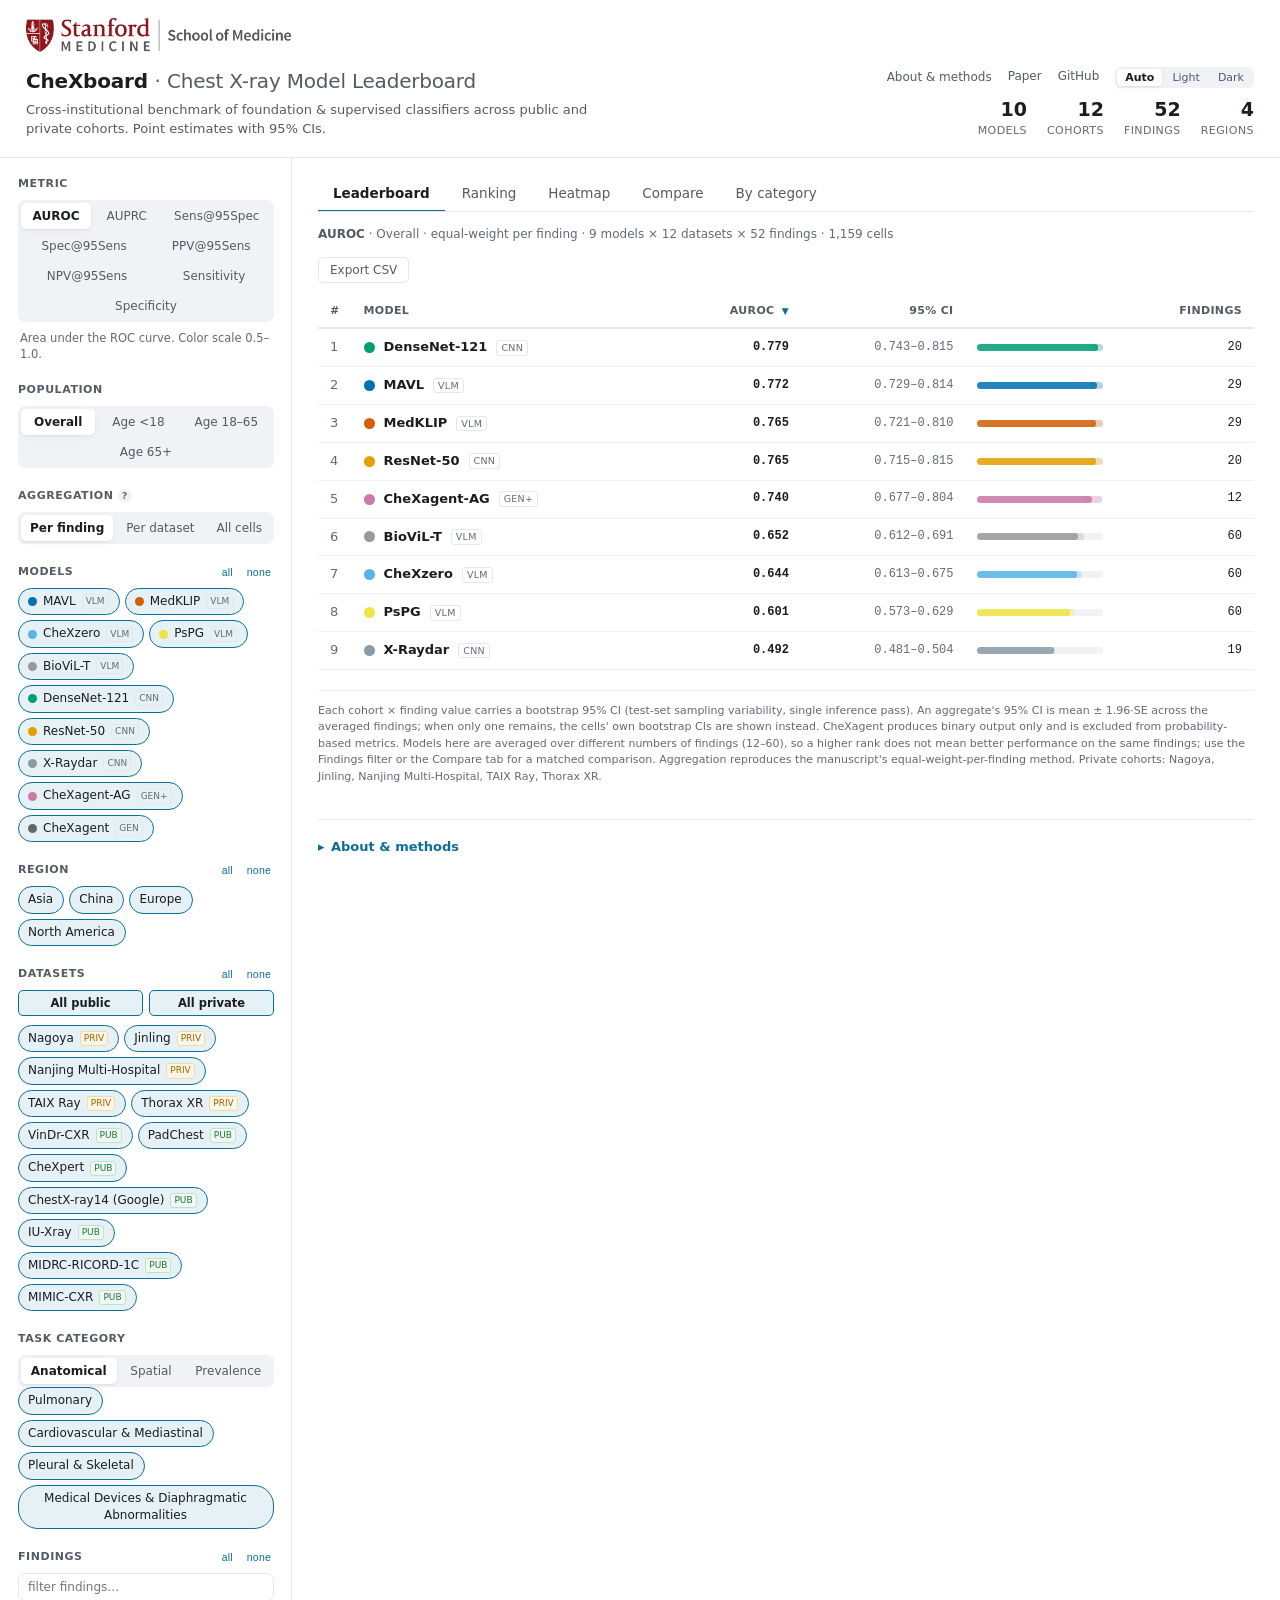
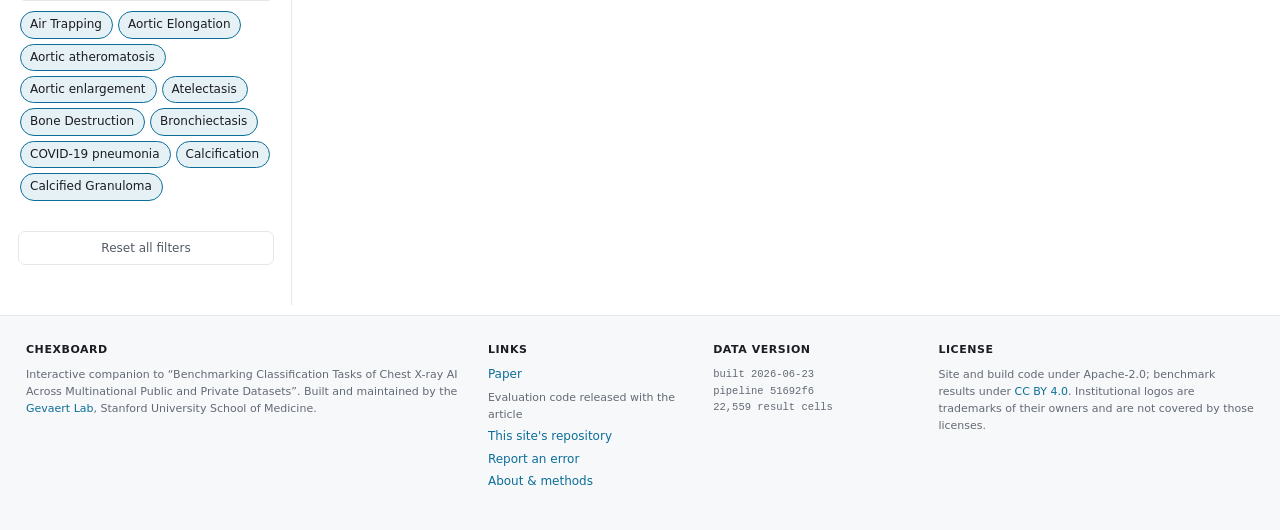
<file: site/index.html>
<!DOCTYPE html>
<html lang="en">
<head>
<meta charset="utf-8" />
<meta name="viewport" content="width=device-width, initial-scale=1" />
<title>CheXboard — Chest X-ray Model Leaderboard</title>
<meta name="description" content="An interactive leaderboard of chest X-ray AI models evaluated on 12 public and private cohorts across 4 world regions. Compare AUROC, AUPRC and operating-point metrics per finding, cohort and age band, with 95% confidence intervals." />
<meta name="author" content="Gevaert Lab, Stanford University School of Medicine" />
<meta name="color-scheme" content="light dark" />
<meta name="theme-color" content="#0b6e99" media="(prefers-color-scheme: light)" />
<meta name="theme-color" content="#141619" media="(prefers-color-scheme: dark)" />
<link rel="canonical" href="https://gevaertlab.github.io/chexboard-cxr-leaderboard/" />

<!-- social preview -->
<meta property="og:type" content="website" />
<meta property="og:site_name" content="CheXboard" />
<meta property="og:title" content="CheXboard — Chest X-ray Model Leaderboard" />
<meta property="og:description" content="Ten chest X-ray AI models, twelve public and private cohorts, four world regions — compared per finding with 95% CIs." />
<meta property="og:url" content="https://gevaertlab.github.io/chexboard-cxr-leaderboard/" />
<meta property="og:image" content="https://gevaertlab.github.io/chexboard-cxr-leaderboard/assets/og-image.png" />
<meta property="og:image:width" content="1200" />
<meta property="og:image:height" content="630" />
<meta name="twitter:card" content="summary_large_image" />
<meta name="twitter:title" content="CheXboard — Chest X-ray Model Leaderboard" />
<meta name="twitter:description" content="Ten chest X-ray AI models, twelve public and private cohorts, four world regions — compared per finding with 95% CIs." />
<meta name="twitter:image" content="https://gevaertlab.github.io/chexboard-cxr-leaderboard/assets/og-image.png" />

<link rel="icon" href="favicon.svg" type="image/svg+xml" />
<link rel="alternate icon" href="favicon.png" type="image/png" />
<link rel="apple-touch-icon" href="apple-touch-icon.png" />

<link rel="stylesheet" href="style.css" />
<!-- sets data-theme before first paint, so a dark visitor never sees a light flash -->
<script src="theme.js"></script>
<!-- without JS the app never boots, so don't leave a spinner turning forever -->
<noscript><style>.boot { display: none; }</style></noscript>
<script src="vendor/plotly.min.js"></script>
</head>
<body>
<a class="skip-link" href="#main">Skip to leaderboard</a>
<header class="topbar">
  <div class="topbar-inner">
    <div class="brand">
      <a class="brand-logo" href="https://med.stanford.edu/" target="_blank" rel="noopener">
        <img src="assets/som_horiz.png" alt="Stanford University School of Medicine" />
      </a>
      <h1>CheXboard <span class="h1-sub">Chest&nbsp;X-ray Model Leaderboard</span></h1>
      <p class="subtitle">Cross-institutional benchmark of foundation &amp; supervised classifiers across
        public and private cohorts. Point estimates with 95% CIs.</p>
    </div>
    <div class="brand-side">
      <nav class="topnav" id="topnav" aria-label="Site links"><!-- links injected --></nav>
      <div class="brand-meta" id="brand-meta"><!-- counts injected --></div>
    </div>
  </div>
</header>

<noscript>
  <p class="banner">This leaderboard is an interactive application and needs JavaScript enabled.
    The underlying numbers are also available as plain JSON in
    <code>data/leaderboard.json</code> and <code>data/meta.json</code>.</p>
</noscript>

<div class="boot" id="boot" role="status" aria-live="polite">
  <div class="boot-spin" aria-hidden="true"></div>
  <p class="boot-msg" id="boot-msg">Loading benchmark data…</p>
</div>

<div class="layout hidden" id="layout">
  <!-- ───────────────────────── control panel ───────────────────────── -->
  <aside class="sidebar" id="sidebar">
    <div class="sidebar-inner">

      <section class="ctl">
        <span class="ctl-h" role="heading" aria-level="2">Metric</span>
        <div class="seg" id="metric-seg"></div>
        <p class="metric-desc" id="metric-desc"></p>
      </section>

      <section class="ctl">
        <span class="ctl-h" role="heading" aria-level="2">Population</span>
        <div class="seg" id="stratum-seg"></div>
      </section>

      <section class="ctl">
        <span class="ctl-h" role="heading" aria-level="2">Aggregation
          <span class="info" tabindex="0" role="img" title="How per-(dataset,pathology) cells are pooled into one number per model." aria-label="How per-(dataset,pathology) cells are pooled into one number per model.">?</span>
        </span>
        <div class="seg" id="agg-seg"></div>
      </section>

      <section class="ctl">
        <div class="ctl-h-row">
          <span class="ctl-h" role="heading" aria-level="2">Models</span>
          <button type="button" class="mini" data-all="models">all</button>
          <button type="button" class="mini" data-none="models">none</button>
        </div>
        <div class="chips" id="models-chips"></div>
      </section>

      <section class="ctl">
        <div class="ctl-h-row">
          <span class="ctl-h" role="heading" aria-level="2">Region</span>
          <button type="button" class="mini" data-all="regions">all</button>
          <button type="button" class="mini" data-none="regions">none</button>
        </div>
        <div class="chips" id="regions-chips"></div>
      </section>

      <section class="ctl">
        <div class="ctl-h-row">
          <span class="ctl-h" role="heading" aria-level="2">Datasets</span>
          <button type="button" class="mini" data-all="datasets">all</button>
          <button type="button" class="mini" data-none="datasets">none</button>
        </div>
        <div class="scope-toggles" id="scope-toggles">
          <button type="button" class="scope-btn" data-scope="Public">All public</button>
          <button type="button" class="scope-btn" data-scope="Private">All private</button>
        </div>
        <div class="chips" id="datasets-chips"></div>
      </section>

      <section class="ctl">
        <span class="ctl-h" role="heading" aria-level="2">Task category</span>
        <div class="seg seg-sm" id="scheme-seg"></div>
        <div class="chips" id="categories-chips"></div>
      </section>

      <section class="ctl">
        <div class="ctl-h-row">
          <span class="ctl-h" role="heading" aria-level="2">Findings</span>
          <button type="button" class="mini" data-all="tasks">all</button>
          <button type="button" class="mini" data-none="tasks">none</button>
        </div>
        <input type="search" id="task-search" class="search" aria-label="Filter findings" placeholder="filter findings…" />
        <div class="chips chips-scroll" id="tasks-chips"></div>
      </section>

      <button type="button" class="reset" id="reset-btn">Reset all filters</button>
    </div>
  </aside>

  <!-- ───────────────────────── main ───────────────────────── -->
  <main class="main" id="main">
    <div class="tabs" id="tabs" role="tablist">
      <button type="button" class="tab active" role="tab" id="tab-table" aria-controls="panel-table" aria-selected="true" tabindex="0" data-tab="table">Leaderboard</button>
      <button type="button" class="tab" role="tab" id="tab-ranking" aria-controls="panel-ranking" aria-selected="false" tabindex="-1" data-tab="ranking">Ranking</button>
      <button type="button" class="tab" role="tab" id="tab-heatmap" aria-controls="panel-heatmap" aria-selected="false" tabindex="-1" data-tab="heatmap">Heatmap</button>
      <button type="button" class="tab" role="tab" id="tab-compare" aria-controls="panel-compare" aria-selected="false" tabindex="-1" data-tab="compare">Compare</button>
      <button type="button" class="tab" role="tab" id="tab-breakdown" aria-controls="panel-breakdown" aria-selected="false" tabindex="-1" data-tab="breakdown">By category</button>
    </div>

    <p class="viewcap" id="viewcap"></p>

    <section class="panel" id="panel-table" role="tabpanel" aria-labelledby="tab-table">
      <div class="panel-tools">
        <button type="button" class="tool" id="export-csv">Export CSV</button>
      </div>
      <div class="table-wrap"><table id="lb-table"></table></div>
    </section>

    <section class="panel hidden" id="panel-ranking" role="tabpanel" aria-labelledby="tab-ranking">
      <div id="chart-ranking" class="chart" role="img" aria-label="Ranking chart of the current selection; the Leaderboard tab lists the same numbers as a table."></div>
    </section>

    <section class="panel hidden" id="panel-heatmap" role="tabpanel" aria-labelledby="tab-heatmap">
      <div class="panel-tools">
        <label class="inline">Columns:
          <select id="heatmap-axis">
            <option value="dataset">Dataset</option>
            <option value="anatomy">Anatomy</option>
            <option value="extent">Spatial extent</option>
            <option value="prevalence">Prevalence</option>
            <option value="region">Region</option>
          </select>
        </label>
      </div>
      <div id="chart-heatmap" class="chart" role="img" aria-label="Heatmap of the current selection; the Leaderboard tab lists the same numbers as a table."></div>
    </section>

    <section class="panel hidden" id="panel-compare" role="tabpanel" aria-labelledby="tab-compare">
      <div class="panel-tools">
        <label class="inline">X: <select id="cmp-a"></select></label>
        <label class="inline">Y: <select id="cmp-b"></select></label>
        <span class="hint">Each point is one finding (mean across selected datasets).</span>
      </div>
      <div id="chart-compare" class="chart" role="img" aria-label="Scatter plot comparing two models on the current selection; the Leaderboard tab lists the same numbers as a table."></div>
    </section>

    <section class="panel hidden" id="panel-breakdown" role="tabpanel" aria-labelledby="tab-breakdown">
      <div class="panel-tools">
        <label class="inline">Group by:
          <select id="bd-scheme">
            <option value="anatomy">Anatomy</option>
            <option value="extent">Spatial extent</option>
            <option value="prevalence">Prevalence</option>
            <option value="dataset">Dataset</option>
            <option value="region">Region</option>
          </select>
        </label>
      </div>
      <div id="chart-breakdown" class="chart" role="img" aria-label="Performance by category chart of the current selection; the Leaderboard tab lists the same numbers as a table."></div>
    </section>

    <p class="footnote" id="footnote"></p>

    <!-- ───────────────────────── about & methods ───────────────────────── -->
    <details class="about" id="about">
      <summary>About &amp; methods</summary>
      <div class="about-body">

        <h3>What this is</h3>
        <p>CheXboard reports how published chest-radiograph classifiers perform when each is
          run, unmodified and without site-specific fine-tuning, over the same multinational
          collection of cohorts. Every model is evaluated on the findings it was released to
          predict; a model is scored on a cohort only where that cohort carries a label for the
          finding, so every cohort × finding score compares like with like. Models cover
          different numbers of findings, so each average is shown with the count it is taken
          over, and the Findings filter or the Compare tab gives a matched comparison.
          Numbers here are the same ones reported in the accompanying manuscript.</p>

        <h3>Models</h3>
        <div id="about-models" class="about-grid"></div>
        <p class="tiny">VLM = vision–language model · CNN = supervised convolutional classifier ·
          GEN = generative report model · GEN+ = generative model with a trained probability booster.</p>

        <h3>Cohorts</h3>
        <div id="about-datasets" class="about-grid"></div>
        <p class="tiny">Sample counts are the largest number of evaluated frontal radiographs
          carrying a usable label for any single finding in that cohort; a finding labelled in
          only part of the cohort is scored on fewer. Private cohorts contributed evaluation
          results only — no images or patient-level data are distributed by this site or its
          repository.</p>

        <h3>Metrics</h3>
        <dl id="about-metrics" class="about-dl"></dl>

        <h3>How the numbers are pooled</h3>
        <p>Each raw cell is one model × cohort × finding × metric. The default
          <b>per-finding</b> aggregation averages across cohorts within a finding first, then
          across findings — so a finding labelled in many cohorts does not outweigh a rare one,
          and this is the aggregation the manuscript's headline figures use. <b>Per dataset</b>
          reverses the order (average findings within a cohort, then cohorts), and
          <b>all cells</b> takes a plain mean, which is biased toward the largest cohorts.</p>
        <p>Confidence intervals on an aggregate are the spread across the averaged units
          (mean ± 1.96·SE) when at least two units contribute. When a filter narrows the view to a
          single unit that spread collapses to zero, so the interval falls back to the contributing
          cells' own bootstrap CIs from the summary — a filtered view still shows real uncertainty
          rather than a point.</p>

        <h3>Caveats</h3>
        <ul>
          <li><b>Binary output.</b> <span id="about-binary">CheXagent</span> emits binary labels
            only, so it appears under the Youden sensitivity and specificity metrics and is absent
            from the probability-based metrics (AUROC, AUPRC, operating-point).</li>
          <li><b>AUROC axis floor.</b> Charts start the AUROC axis at 0.5 (chance); a
            below-chance run therefore sits on the floor rather than extending below it.</li>
          <li><b>Age bands.</b> Only cohorts carrying per-image ages contribute to the
            &lt;18 / 18–65 / 65+ views, so those views cover fewer cohorts and findings than
            Overall. Two cohorts are adult-only and have no &lt;18 band.</li>
          <li><b>One inference pass.</b> Intervals describe test-set sampling variability, not
            run-to-run or seed variability; each model was run once per cohort.</li>
          <li><b>Labels are the reference, not truth.</b> Cohort labels come from each site's own
            annotation or report-extraction process and differ in definition and rigour; some
            disagreement across cohorts reflects labelling rather than model behaviour.</li>
        </ul>

        <h3>Reproducibility</h3>
        <p>The site is a pure derivative of a single summary table produced by the analysis
          pipeline; it never recomputes anything in the browser beyond the pooling described above.
          The build stamps the source signature below into the data files, so any figure here can
          be traced to an exact upstream state.</p>
        <ul class="prov" id="about-prov"></ul>

        <h3>How to cite</h3>
        <p>Please cite the <a href="https://arxiv.org/abs/2505.16027" target="_blank" rel="noopener">arXiv
          preprint</a>. This entry is updated once the article is published.</p>
        <div class="cite-box">
          <pre id="cite-bibtex"></pre>
          <button type="button" class="tool" id="copy-bibtex">Copy BibTeX</button>
        </div>
      </div>
    </details>
  </main>
</div>

<footer class="sitefoot" id="sitefoot">
  <div class="sitefoot-inner">
    <div class="foot-col">
      <b>CheXboard</b>
      <p class="tiny">Interactive companion to “Benchmarking Classification Tasks of Chest X-ray AI
        Across Multinational Public and Private Datasets”. Built and maintained by the
        <a href="https://med.stanford.edu/gevaertlab.html" target="_blank" rel="noopener">Gevaert Lab</a>,
        Stanford University School of Medicine.</p>
    </div>
    <div class="foot-col">
      <b>Links</b>
      <ul class="foot-links" id="foot-links"></ul>
    </div>
    <div class="foot-col">
      <b>Data version</b>
      <p class="tiny" id="foot-version">—</p>
    </div>
    <div class="foot-col">
      <b>License</b>
      <p class="tiny">Site and build code under Apache-2.0; benchmark results under
        <a href="https://creativecommons.org/licenses/by/4.0/" target="_blank" rel="noopener">CC&nbsp;BY&nbsp;4.0</a>.
        Institutional logos are trademarks of their owners and are not covered by those licenses.</p>
    </div>
  </div>
</footer>

<script src="charts.js"></script>
<script src="app.js"></script>
</body>
</html>
</file>
<file: site/style.css>
/* ─────────────────────────────────────────────────────────────────────────
   Chest X-ray Model Leaderboard — minimal scientific theme
   Okabe-Ito model colours come from the data; the UI itself is near-neutral so
   the figures carry the colour. One ink, one accent, lots of whitespace.
   ───────────────────────────────────────────────────────────────────────── */
:root {
  --ink:        #1a1d21;
  --ink-soft:   #545b64;
  --ink-faint:  #626a74;
  --line:       #e4e7eb;
  --line-soft:  #eef1f4;
  --bg:         #ffffff;
  --bg-soft:    #f7f8fa;
  --bg-sink:    #f0f2f5;
  --accent:     #0b6e99;       /* calm teal-blue, distinct from any model hue */
  --accent-bg:  #e6f1f6;
  --good:       #1b7837;
  --on-accent:  #ffffff;       /* text on an accent-filled surface */
  /* chart chrome; charts.js reads these at render time */
  --chart-grid:       #eef1f4;
  --chart-axis:       #c8cdd3;
  --chart-hover-line: #d4d8dd;
  --chart-whisker:    rgba(26,29,33,.45);
  /* status colours: public/private dataset tags, warning banner, load error */
  --pub-ink:  #1b7837; --pub-line:  #bfe3c8; --pub-bg:  #f0f8f2;
  --priv-ink: #9a6700; --priv-line: #f0dcab; --priv-bg: #fcf6e6;
  --warn-ink: #6b5a1e; --warn-line: #f0e0a8; --warn-bg: #fff8e1;
  --error:    #a3341f;
  --radius:     7px;
  --shadow:     0 1px 2px rgba(20,25,35,.05), 0 2px 8px rgba(20,25,35,.04);
  --font:       "Inter", "Helvetica Neue", system-ui, -apple-system, "Segoe UI", Roboto, sans-serif;
  --mono:       "SFMono-Regular", "JetBrains Mono", ui-monospace, Menlo, Consolas, monospace;
  --sidebar-w:  292px;
  color-scheme: light;
}

/* Dark mode. theme.js sets data-theme from the visitor's switch, or from the
   operating-system setting when the switch is on Auto. Only the tokens change;
   the model colours come from the data and read on both grounds. */
:root[data-theme="dark"] {
  color-scheme: dark;
  --ink:        #e4e7eb;
  --ink-soft:   #aab1ba;
  --ink-faint:  #8f97a1;
  --line:       #2e333a;
  --line-soft:  #24282e;
  --bg:         #141619;
  --bg-soft:    #1a1d21;
  --bg-sink:    #22262b;
  --accent:     #4cb0db;       /* the teal, lifted to stay readable on dark */
  --accent-bg:  #10303e;
  --good:       #5cc27f;
  --on-accent:  #0b1a22;
  --shadow:     0 1px 2px rgba(0,0,0,.5), 0 2px 8px rgba(0,0,0,.35);
  --chart-grid:       #262a30;
  --chart-axis:       #474e57;
  --chart-hover-line: #3a4048;
  --chart-whisker:    rgba(228,231,235,.55);
  --pub-ink:  #6fcf8e; --pub-line:  #2c5a3b; --pub-bg:  #14261b;
  --priv-ink: #e3b35e; --priv-line: #5e4b22; --priv-bg: #2a2214;
  --warn-ink: #ead69c; --warn-line: #5e4f24; --warn-bg: #29230f;
  --error:    #f08a74;
}
/* the Stanford Medicine logo is Cardinal and grey artwork made for light grounds;
   it sits on a white plate instead of being recoloured */
[data-theme="dark"] .brand-logo { background: #fff; padding: 6px 9px; border-radius: 6px; margin-bottom: 10px; }
[data-theme="dark"] .brand-logo img { margin-bottom: 0; }

* { box-sizing: border-box; }
html, body { margin: 0; padding: 0; }
body {
  font-family: var(--font);
  color: var(--ink);
  background: var(--bg);
  font-size: 14px;
  line-height: 1.45;
  -webkit-font-smoothing: antialiased;
}

/* ── top bar ── */
.topbar { border-bottom: 1px solid var(--line); background: var(--bg); }
.topbar-inner {
  max-width: 1500px; margin: 0 auto; padding: 18px 26px;
  display: flex; align-items: flex-end; justify-content: space-between; gap: 24px;
}
.brand-logo { display: inline-block; line-height: 0; }
.brand-logo img { height: 34px; width: auto; display: block; margin-bottom: 10px; }
.brand h1 { font-size: 20px; font-weight: 650; letter-spacing: -.01em; margin: 0; }
.h1-sub { font-weight: 400; color: var(--ink-soft); }
.h1-sub::before { content: "· "; }
.subtitle { margin: 5px 0 0; color: var(--ink-soft); font-size: 13px; max-width: 70ch; }
.brand-side { display: flex; flex-direction: column; align-items: flex-end; gap: 12px; }
.topnav { display: flex; flex-wrap: wrap; align-items: center; gap: 8px 16px; white-space: nowrap; }
.topnav a, .topnav button {
  font-size: 12px; color: var(--ink-soft); text-decoration: none;
  background: none; border: none; padding: 0; cursor: pointer; font-family: inherit;
}
.topnav a:hover, .topnav button:hover { color: var(--accent); text-decoration: underline; }
/* Auto / Light / Dark switch at the end of the nav */
.theme-seg { display: inline-flex; gap: 2px; padding: 2px; background: var(--bg-sink); border-radius: 6px; }
.topnav .theme-seg button { padding: 2px 8px; border-radius: 4px; font-size: 11px; }
.topnav .theme-seg button:hover { color: var(--ink); text-decoration: none; }
.topnav .theme-seg button[aria-pressed="true"] { background: var(--bg); color: var(--ink); font-weight: 600; box-shadow: var(--shadow); }
.brand-meta { display: flex; gap: 20px; white-space: nowrap; }
.brand-meta .stat { text-align: right; }
.brand-meta .stat b { display: block; font-size: 19px; font-weight: 650; line-height: 1; }
.brand-meta .stat span { font-size: 11px; color: var(--ink-faint); text-transform: uppercase; letter-spacing: .04em; }

/* ── layout ──
   The page's one scrollbar moves both columns. Each column is sticky, and app.js
   sets its `top` to min(0, window height - column height): a column that fits the
   window stays pinned at the top, and a taller one scrolls until its end is in
   view, then holds. The longer column sets the page length; the shorter one stays
   in the window instead of leaving blank space under it. */
.layout { display: flex; max-width: 1500px; margin: 0 auto; align-items: flex-start; position: relative; }
/* the column divider spans the layout, whichever column is longer */
.layout::before {
  content: ""; position: absolute; top: 0; bottom: 0;
  left: calc(var(--sidebar-w) - 1px); border-left: 1px solid var(--line);
}
.sidebar { width: var(--sidebar-w); flex: 0 0 var(--sidebar-w); position: sticky; top: 0; }
.sidebar-inner { padding: 18px 18px 40px; }
.main { flex: 1 1 auto; min-width: 0; padding: 18px 26px 60px; position: sticky; top: 0; }

/* ── controls ── */
.ctl { margin-bottom: 20px; }
.ctl-h { font-size: 11px; font-weight: 650; text-transform: uppercase; letter-spacing: .05em; color: var(--ink-soft); display: block; margin-bottom: 8px; }
.ctl-h-row { display: flex; align-items: center; gap: 8px; margin-bottom: 8px; }
.ctl-h-row .ctl-h { margin: 0; flex: 1; }
.info { display: inline-flex; width: 14px; height: 14px; border-radius: 50%; background: var(--bg-sink); color: var(--ink-faint); font-size: 9px; align-items: center; justify-content: center; cursor: help; font-weight: 700; vertical-align: middle; }
.mini { font-size: 10.5px; color: var(--accent); background: none; border: none; cursor: pointer; padding: 2px 3px; text-transform: lowercase; letter-spacing: .02em; }
.mini:hover { text-decoration: underline; }

/* segmented control */
.seg { display: flex; flex-wrap: wrap; gap: 4px; background: var(--bg-sink); padding: 3px; border-radius: var(--radius); }
.seg.seg-sm { font-size: 12px; }
.seg button {
  flex: 1 1 auto; border: none; background: transparent; cursor: pointer;
  padding: 6px 8px; border-radius: 5px; font-size: 12px; color: var(--ink-soft);
  font-family: inherit; white-space: nowrap; transition: background .12s, color .12s;
}
.seg button:hover { color: var(--ink); }
.seg button.on { background: var(--bg); color: var(--ink); font-weight: 600; box-shadow: var(--shadow); }
.metric-desc { font-size: 11.5px; color: var(--ink-faint); margin: 8px 2px 0; line-height: 1.4; }

/* chips */
.chips { display: flex; flex-wrap: wrap; gap: 5px; }
.chips-scroll { max-height: 196px; overflow-y: auto; padding: 2px; }
.chip {
  display: inline-flex; align-items: center; gap: 6px;
  border: 1px solid var(--line); background: var(--bg); color: var(--ink-soft);
  border-radius: 20px; padding: 4px 10px 4px 9px; font-size: 12px; cursor: pointer;
  user-select: none; transition: background .12s, border-color .12s, color .12s;
  /* chips are buttons: reset the UA button look so they match the old spans */
  font-family: inherit; line-height: inherit; margin: 0;
}
.chip:focus-visible, .seg button:focus-visible, .tab:focus-visible, .th-sort:focus-visible,
.mini:focus-visible, .scope-btn:focus-visible, .reset:focus-visible, .tool:focus-visible,
.topnav button:focus-visible, .info:focus-visible, .about > summary:focus-visible {
  outline: 2px solid var(--accent); outline-offset: 2px;
}
.chip:hover { border-color: var(--ink-faint); }
.chip .dot { width: 9px; height: 9px; border-radius: 50%; flex: 0 0 auto; }
.chip.on { background: var(--accent-bg); border-color: var(--accent); color: var(--ink); font-weight: 500; }
.chip.off { background: var(--bg-sink); border-style: dashed; color: var(--ink-soft); text-decoration: line-through; }
.chip.off .dot { background: var(--line) !important; }
.chip .tag { font-size: 9px; color: var(--ink-faint); border: 1px solid var(--line); border-radius: 3px; padding: 0 3px; text-transform: uppercase; }
.chip .tag.pub { color: var(--pub-ink); border-color: var(--pub-line); background: var(--pub-bg); }
.chip .tag.priv { color: var(--priv-ink); border-color: var(--priv-line); background: var(--priv-bg); }

/* scope quick-toggles (all public / all private) */
.scope-toggles { display: flex; gap: 6px; margin-bottom: 9px; }
.scope-btn {
  flex: 1; font-size: 11.5px; font-family: inherit; cursor: pointer;
  padding: 5px 8px; border: 1px solid var(--line); border-radius: 5px;
  background: var(--bg); color: var(--ink-soft); transition: background .12s, border-color .12s, color .12s;
}
.scope-btn:hover { border-color: var(--ink-faint); color: var(--ink); }
.scope-btn.on { background: var(--accent-bg); border-color: var(--accent); color: var(--ink); font-weight: 600; }

.search {
  width: 100%; border: 1px solid var(--line); border-radius: var(--radius);
  padding: 6px 9px; font-size: 12px; font-family: inherit; margin-bottom: 8px; color: var(--ink); background: var(--bg);
}
.search:focus { border-color: var(--accent); }
.search:focus:not(:focus-visible) { outline: none; }
.search:focus-visible { outline: 2px solid var(--accent); outline-offset: 1px; }

.reset {
  width: 100%; margin-top: 6px; padding: 9px; border: 1px solid var(--line);
  background: var(--bg); border-radius: var(--radius); cursor: pointer;
  font-size: 12px; color: var(--ink-soft); font-family: inherit;
}
.reset:hover { background: var(--bg-soft); color: var(--ink); }

/* ── tabs ── */
.tabs { display: flex; gap: 2px; border-bottom: 1px solid var(--line); margin-bottom: 14px; overflow-x: auto; scrollbar-width: none; }
.tabs::-webkit-scrollbar { display: none; }
.tab {
  border: none; background: none; cursor: pointer; font-family: inherit;
  padding: 9px 15px; font-size: 13.5px; color: var(--ink-soft);
  border-bottom: 2px solid transparent; margin-bottom: -1px; transition: color .12s; flex: 0 0 auto; white-space: nowrap;
}
.tab:hover { color: var(--ink); }
.tab.active { color: var(--ink); font-weight: 600; border-bottom-color: var(--accent); }

.viewcap { font-size: 12px; color: var(--ink-faint); margin: 0 0 14px; }
.viewcap b { color: var(--ink-soft); font-weight: 600; }

.panel { animation: fade .2s ease; }
.panel.hidden { display: none; }
@keyframes fade { from { opacity: 0; transform: translateY(3px); } to { opacity: 1; transform: none; } }
.panel-tools { display: flex; align-items: center; gap: 14px; margin-bottom: 12px; flex-wrap: wrap; }
.inline { font-size: 12px; color: var(--ink-soft); display: inline-flex; align-items: center; gap: 6px; }
.inline select { font-family: inherit; font-size: 12px; padding: 4px 6px; border: 1px solid var(--line); border-radius: 5px; background: var(--bg); color: var(--ink); }
.hint { font-size: 11.5px; color: var(--ink-faint); }
.tool { font-size: 12px; padding: 5px 11px; border: 1px solid var(--line); background: var(--bg); border-radius: 5px; cursor: pointer; color: var(--ink-soft); font-family: inherit; }
.tool:hover { background: var(--bg-soft); color: var(--ink); }

/* ── leaderboard table ── */
.table-wrap { overflow-x: auto; }
table { border-collapse: collapse; width: 100%; font-size: 13px; }
thead th {
  text-align: left; font-weight: 600; color: var(--ink-soft); font-size: 11px;
  text-transform: uppercase; letter-spacing: .03em; padding: 8px 12px;
  border-bottom: 2px solid var(--line); white-space: nowrap; cursor: pointer; user-select: none;
}
thead th.num { text-align: right; }
.th-sort { font: inherit; color: inherit; text-transform: inherit; letter-spacing: inherit; background: none; border: none; padding: 0; margin: 0; cursor: pointer; text-align: inherit; }
thead th .arr { color: var(--accent); font-size: 9px; margin-left: 3px; }
tbody td { padding: 9px 12px; border-bottom: 1px solid var(--line-soft); vertical-align: middle; }
tbody tr:hover { background: var(--bg-soft); }
td.num { text-align: right; font-variant-numeric: tabular-nums; font-family: var(--mono); font-size: 12px; }
td.rank { color: var(--ink-faint); font-variant-numeric: tabular-nums; width: 30px; }
.model-cell { display: flex; align-items: center; gap: 9px; }
.model-cell .dot { width: 11px; height: 11px; border-radius: 50%; flex: 0 0 auto; }
.model-cell .nm { font-weight: 600; }
.model-cell .ty { font-size: 9.5px; color: var(--ink-faint); border: 1px solid var(--line); border-radius: 3px; padding: 0 4px; text-transform: uppercase; letter-spacing: .03em; }
.ci { color: var(--ink-faint); font-size: 11px; }
.bar-cell { width: 150px; }
.bar-track { background: var(--bg-sink); border-radius: 3px; height: 7px; position: relative; overflow: hidden; }
.bar-fill { position: absolute; left: 0; top: 0; bottom: 0; border-radius: 3px; }
.binary-note { color: var(--ink-faint); font-style: italic; font-size: 11px; }

.chart { width: 100%; min-height: 460px; }
.footnote { font-size: 11px; color: var(--ink-faint); margin-top: 20px; line-height: 1.5; border-top: 1px solid var(--line-soft); padding-top: 12px; }

.empty { padding: 60px 20px; text-align: center; color: var(--ink-faint); font-size: 14px; }

/* ── boot / failure states ── */
.hidden { display: none !important; }
.skip-link {
  position: absolute; left: -9999px; top: 0; z-index: 100;
  background: var(--accent); color: var(--on-accent); padding: 9px 14px; border-radius: 0 0 var(--radius) 0; font-size: 13px;
}
.skip-link:focus { left: 0; }
.banner {
  max-width: 1500px; margin: 14px auto; padding: 12px 16px;
  background: var(--warn-bg); border: 1px solid var(--warn-line); border-radius: var(--radius);
  font-size: 13px; color: var(--warn-ink);
}
.banner code { font-family: var(--mono); font-size: 12px; }
.boot { padding: 90px 26px; text-align: center; color: var(--ink-faint); }
.boot-spin {
  width: 22px; height: 22px; margin: 0 auto 14px;
  border: 2px solid var(--line); border-top-color: var(--accent); border-radius: 50%;
  animation: spin .8s linear infinite;
}
@keyframes spin { to { transform: rotate(360deg); } }
.boot.failed .boot-spin { display: none; }
.boot-msg { font-size: 13px; margin: 0; }
.boot.failed .boot-msg { color: var(--error); max-width: 62ch; margin: 0 auto; line-height: 1.6; }
@media (prefers-reduced-motion: reduce) {
  .boot-spin, .panel { animation: none; }
  .seg button, .chip { transition: none; }
}

/* ── about & methods ── */
.about { margin-top: 34px; border-top: 1px solid var(--line); padding-top: 6px; }
.about > summary {
  cursor: pointer; padding: 12px 0; font-size: 13px; font-weight: 600; color: var(--accent);
  list-style: none;
}
.about > summary::-webkit-details-marker { display: none; }
.about > summary::before { content: "▸ "; display: inline-block; width: 1em; }
.about[open] > summary::before { content: "▾ "; }
.about-body { max-width: 82ch; padding-bottom: 18px; font-size: 13px; color: var(--ink-soft); }
.about-body h3 { font-size: 12px; text-transform: uppercase; letter-spacing: .05em; color: var(--ink); margin: 24px 0 8px; }
.about-body h3:first-child { margin-top: 8px; }
.about-body p { margin: 0 0 10px; line-height: 1.6; }
.about-body ul { margin: 0 0 10px; padding-left: 18px; line-height: 1.6; }
.about-body li { margin-bottom: 6px; }
.about-body b { color: var(--ink); font-weight: 600; }
.tiny { font-size: 11px; color: var(--ink-faint); line-height: 1.55; }
.about-grid { display: grid; grid-template-columns: repeat(auto-fill, minmax(232px, 1fr)); gap: 6px 18px; margin-bottom: 10px; }
.about-item { display: flex; align-items: baseline; gap: 7px; font-size: 12px; padding: 3px 0; border-bottom: 1px solid var(--line-soft); }
.about-item .dot { width: 8px; height: 8px; border-radius: 50%; flex: 0 0 auto; align-self: center; }
.about-item .nm { font-weight: 600; color: var(--ink); }
.about-item .sub { color: var(--ink-faint); font-size: 11px; margin-left: auto; text-align: right; white-space: nowrap; }
/* models carry a long citation, so give it its own line rather than let the
   name break mid-word to make room */
.about-item.model { flex-wrap: wrap; align-items: center; }
.about-item.model .nm { white-space: nowrap; }
.about-item .ty { font-size: 9px; color: var(--ink-faint); border: 1px solid var(--line); border-radius: 3px; padding: 0 4px; text-transform: uppercase; letter-spacing: .03em; }
.about-item .cit { flex-basis: 100%; color: var(--ink-faint); font-size: 11px; padding-left: 15px; }
.about-dl { margin: 0 0 10px; display: grid; grid-template-columns: max-content 1fr; gap: 5px 14px; font-size: 12px; }
.about-dl dt { font-weight: 600; color: var(--ink); }
.about-dl dd { margin: 0; }
.prov { font-family: var(--mono); font-size: 11px; list-style: none; padding-left: 0 !important; }
.prov li { display: flex; gap: 10px; border-bottom: 1px solid var(--line-soft); padding: 3px 0; }
.prov span { color: var(--ink-faint); min-width: 110px; }
.prov code { word-break: break-all; }
.cite-box { position: relative; }
.cite-box pre {
  background: var(--bg-soft); border: 1px solid var(--line); border-radius: var(--radius);
  padding: 13px 15px; font-family: var(--mono); font-size: 11.5px; line-height: 1.55;
  overflow-x: auto; margin: 0 0 8px; color: var(--ink);
}

/* ── site footer ── */
.sitefoot { border-top: 1px solid var(--line); background: var(--bg-soft); margin-top: 10px; }
.sitefoot-inner {
  max-width: 1500px; margin: 0 auto; padding: 26px 26px 34px;
  display: grid; grid-template-columns: 2.2fr 1fr 1fr 1.6fr; gap: 28px;
}
.foot-col > b { font-size: 11px; text-transform: uppercase; letter-spacing: .05em; color: var(--ink); display: block; margin-bottom: 8px; }
.foot-col p { margin: 0; }
.foot-links { list-style: none; margin: 0; padding: 0; font-size: 12px; }
.foot-links li { margin-bottom: 5px; }
.sitefoot a { color: var(--accent); text-decoration: none; }
.sitefoot a:hover { text-decoration: underline; }
#foot-version { font-family: var(--mono); font-size: 10.5px; word-break: break-all; }

@media (max-width: 920px) {
  .layout { flex-direction: column; }
  .layout::before { display: none; }
  .sidebar { width: 100%; flex-basis: auto; position: static; border-bottom: 1px solid var(--line); }
  .main { position: static; }
  .topbar-inner { flex-direction: column; align-items: flex-start; }
  .brand-side { align-items: flex-start; width: 100%; }
  .brand-meta { gap: 24px; }
  .brand-meta .stat { text-align: left; }
  .sitefoot-inner { grid-template-columns: 1fr 1fr; gap: 22px; }
}
@media (max-width: 560px) {
  .topbar-inner, .main, .sitefoot-inner { padding-left: 16px; padding-right: 16px; }
  .sitefoot-inner { grid-template-columns: 1fr; }
  .brand h1 { font-size: 17px; }
  .h1-sub { display: block; font-size: 13px; margin-top: 2px; }
  .h1-sub::before { content: ""; }
  .chart { min-height: 380px; }
}

/* ── print: just the table and footnote ── */
@media print {
  .sidebar, .topnav, .tabs, .tool, .skip-link { display: none !important; }
  .layout { display: block; max-width: none; }
  .layout::before { display: none; }
  .main { padding: 0; position: static; }
  .panel { animation: none; }
}
</file>
